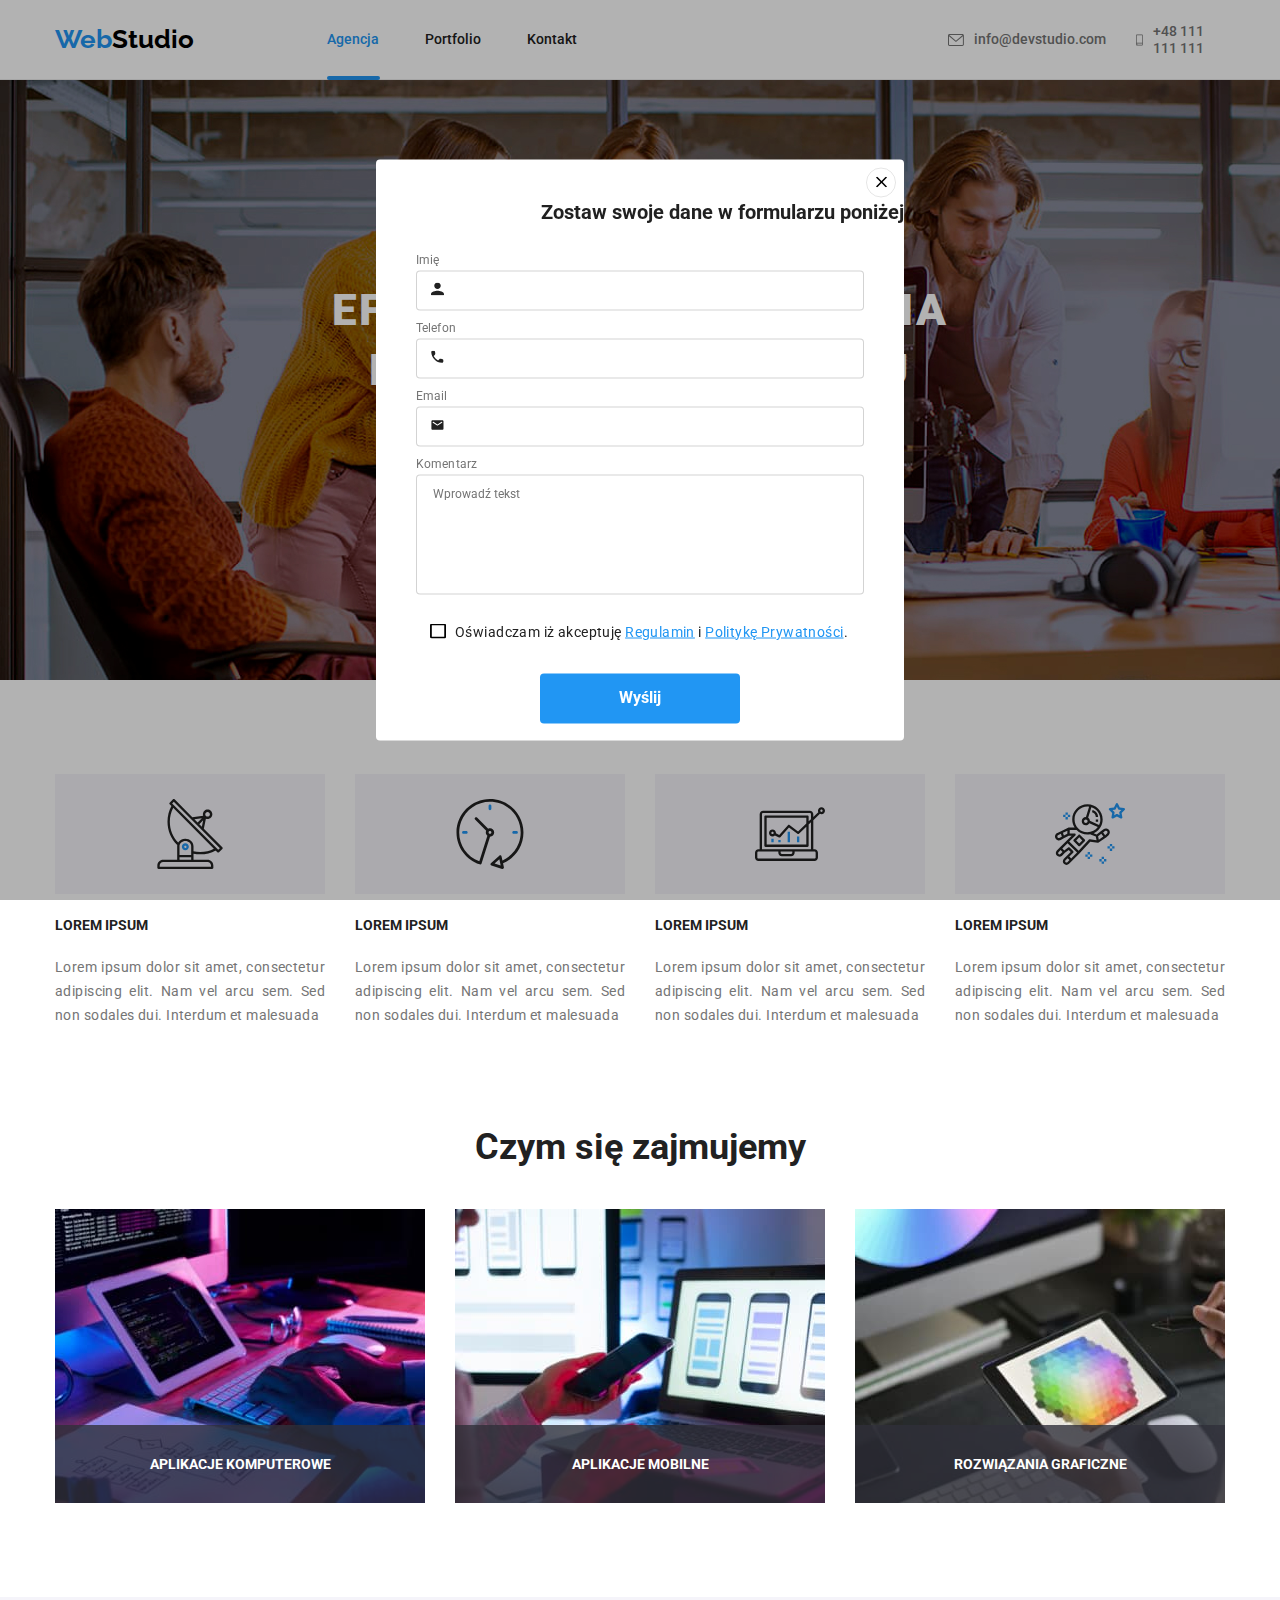
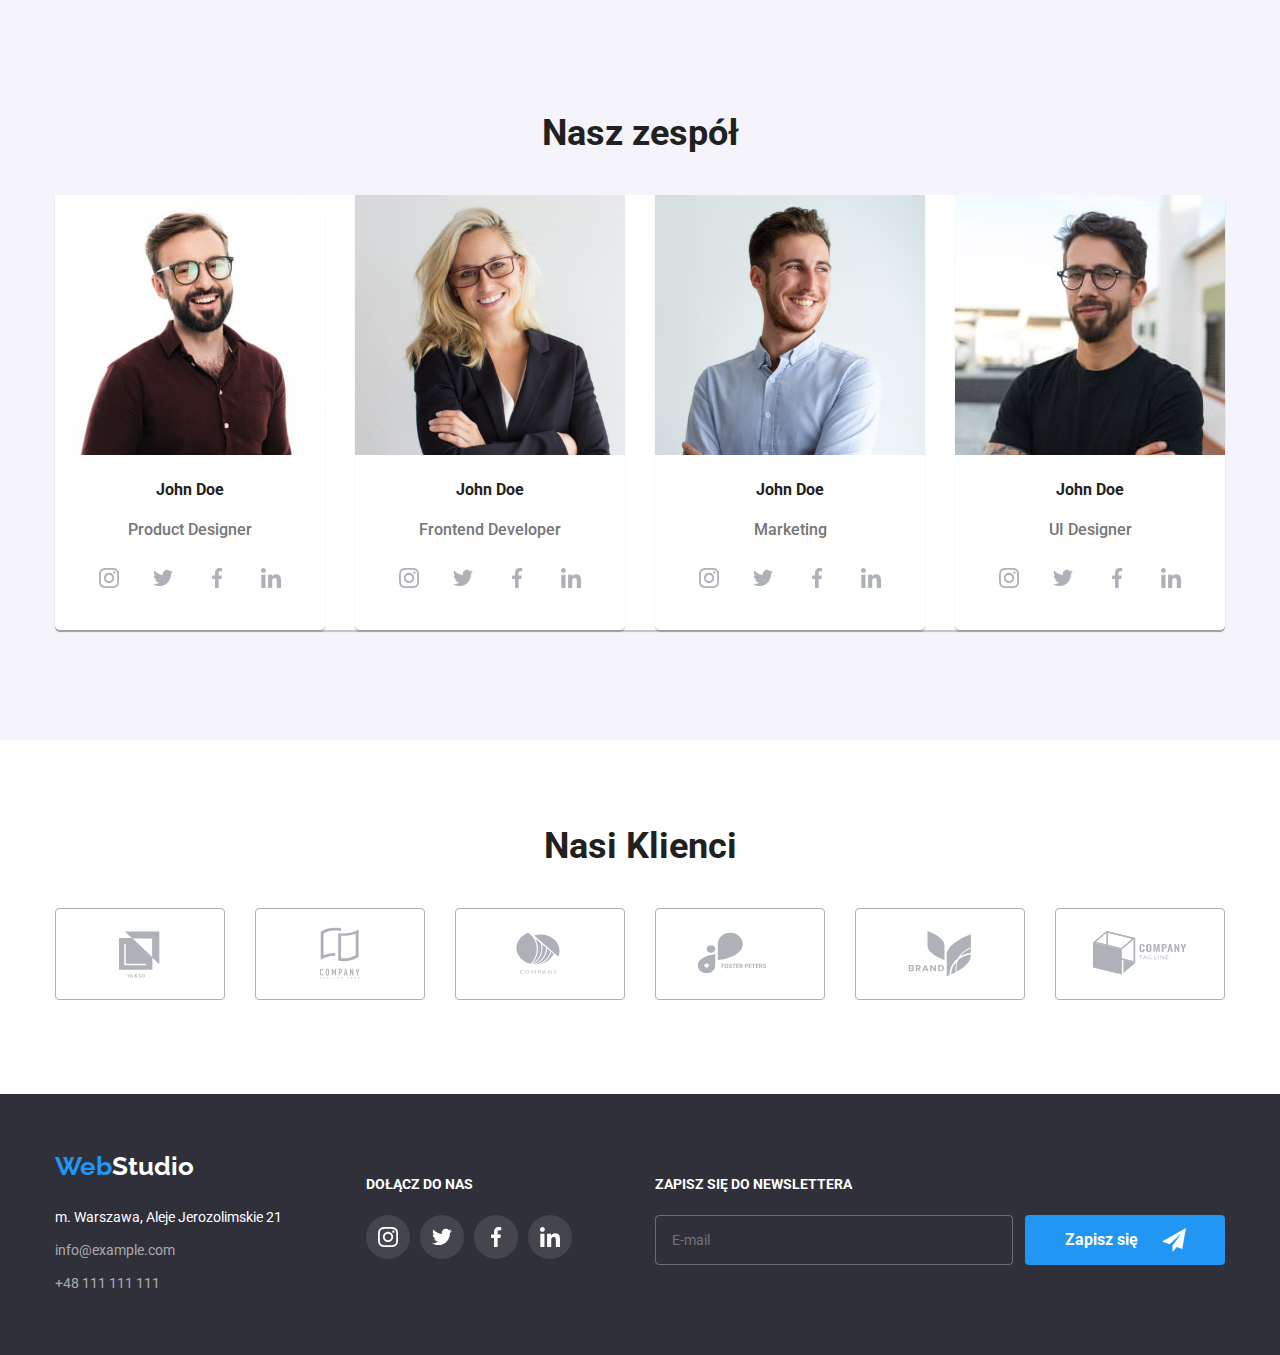
<file: index.html>
<!DOCTYPE html>
<html lang="en">
  <head>
    <meta charset="UTF-8" />
    <meta http-equiv="X-UA-Compatible" content="IE=edge" />
    <meta name="viewport" content="width=>, initial-scale=1.0" />
    <link rel="stylesheet" href="css/styles.css" />
    <link rel="preconnect" href="https://fonts.googleapis.com" />
    <link rel="preconnect" href="https://fonts.gstatic.com" crossorigin />
    <link
      href="https://fonts.googleapis.com/css2?family=Roboto:wght@400;500;700;900&display=swap"
      rel="stylesheet"
    />
    <link
      href="https://fonts.googleapis.com/css2?family=Raleway:wght@700&display=swap"
      rel="stylesheet"
    />
    <link
      rel="stylesheet"
      href="https://cdnjs.cloudflare.com/ajax/libs/modern-normalize/1.1.0/modern-normalize.css"
    />
    <link href="css/main.min.css" rel="stylesheet" />

    <title>Studio</title>
  </head>
  <body>
    <header class="header">
      <div class="header__wrapper container">
        <a href="index.html" class="logo"
          ><span class="logo__highlight">Web</span>Studio</a
        >
        <nav class="header__nav nav">
          <ul class="nav__list">
            <li class="nav__item">
              <a href="index.html" class="nav__links links--active">Agencja</a>
            </li>
            <li class="nav__item">
              <a href="portfolio.html" class="nav__links">Portfolio</a>
            </li>
            <li class="nav__item">
              <a href="#" class="nav__links">Kontakt</a>
            </li>
          </ul>
        </nav>
        <ul class="header__contacts contacts">
          <li class="contacts__item">
            <a class="contacts__link" href="mailto:info@devstudio.com"
              ><svg class="contacts__icon" width="16" height="12">
                <use href="./images/icons.svg#envelope"></use>
              </svg>
              <span>info@devstudio.com</span>
            </a>
          </li>
          <li class="contacts__item">
            <a class="contacts__link" href="tel:+48111111111">
              <svg class="contacts__icon" width="10" height="16">
                <use href="./images/icons.svg#smartphone"></use>
              </svg>
              <span>+48 111 111 111</span>
            </a>
          </li>
        </ul>
      </div>
    </header>
    <main>
      <section class="hero section">
        <div class="hero__wrapper container">
          <h1 class="hero__title">
            EFEKTYWNE ROZWIĄZANIA<br />DLA WASZEGO BIZNESU
          </h1>
          <button class="hero__button button" data-modal-open>
            Zamów usługę
          </button>
        </div>
      </section>
      <section class="traits section container">
        <ul class="traits__content desc">
          <li class="desc__element">
            <div class="desc__icon-area">
              <svg class="desc__icon" width="70" height="70">
                <use href="./images/icons.svg#antenna"></use>
              </svg>
            </div>
            <h4 class="desc__title">LOREM IPSUM</h4>
            <p class="desc__text">
              Lorem ipsum dolor sit amet, consectetur adipiscing elit. Nam vel
              arcu sem. Sed non sodales dui. Interdum et malesuada
            </p>
          </li>
          <li class="desc__element">
            <div class="desc__icon-area">
              <svg class="desc__icon" width="70" height="70">
                <use href="./images/icons.svg#clock"></use>
              </svg>
            </div>
            <h4 class="desc__title">LOREM IPSUM</h4>
            <p class="desc__text">
              Lorem ipsum dolor sit amet, consectetur adipiscing elit. Nam vel
              arcu sem. Sed non sodales dui. Interdum et malesuada
            </p>
          </li>
          <li class="desc__element">
            <div class="desc__icon-area">
              <svg class="desc__icon" width="70" height="70">
                <use href="./images/icons.svg#diagram"></use>
              </svg>
            </div>
            <h4 class="desc__title">LOREM IPSUM</h4>
            <p class="desc__text">
              Lorem ipsum dolor sit amet, consectetur adipiscing elit. Nam vel
              arcu sem. Sed non sodales dui. Interdum et malesuada
            </p>
          </li>
          <li class="desc__element">
            <div class="desc__icon-area">
              <svg class="desc__icon" width="70" height="70">
                <use href="./images/icons.svg#astronaut"></use>
              </svg>
            </div>
            <h4 class="desc__title">LOREM IPSUM</h4>
            <p class="desc__text">
              Lorem ipsum dolor sit amet, consectetur adipiscing elit. Nam vel
              arcu sem. Sed non sodales dui. Interdum et malesuada
            </p>
          </li>
        </ul>
      </section>
      <section class="offers section container">
        <h2 class="section__title">Czym się zajmujemy</h2>
        <ul class="offers__list">
          <li class="offers__item ofrs-img">
            <img
              class="ofrs-img__image"
              src="images/tablet.jpg"
              width="370"
              height="294"
              alt="picture of a keyboard and a tablet"
            />
            <div class="ofrs-img__wrapper">
              <p class="ofrs-img__desc">APLIKACJE KOMPUTEROWE</p>
            </div>
          </li>
          <li class="offers__item ofrs-img">
            <img
              class="ofrs-img__image"
              src="images/laptop.jpg"
              width="370"
              height="294"
              alt="picture of a laptop and a phone"
            />
            <div class="ofrs-img__wrapper">
              <p class="ofrs-img__desc">APLIKACJE MOBILNE</p>
            </div>
          </li>
          <li class="offers__item ofrs-img">
            <img
              class="ofrs-img__image"
              src="images/colorwheel.jpg"
              width="370"
              height="294"
              alt="picture of a color wheel shown on a tablet"
            />
            <div class="ofrs-img__wrapper">
              <p class="ofrs-img__desc">ROZWIĄZANIA GRAFICZNE</p>
            </div>
          </li>
        </ul>
      </section>
      <section class="team section">
        <div class="container">
          <h2 class="section__title">Nasz zespół</h2>
          <ul class="team__employees">
            <li class="team__employee profile">
              <img
                class="profile__pic"
                src="images/JohnDoe1.jpg"
                width="270"
                height="260"
                alt="picture of John Doe"
              />
              <h4 class="profile__title">John Doe</h4>
              <p class="profile__subtext">Product Designer</p>
              <ul class="profile__media social-media">
                <li class="social-media__item">
                  <svg class="social-media__svg" width="20" height="20">
                    <use href="./images/icons.svg#instagram"></use>
                  </svg>
                </li>
                <li class="social-media__item">
                  <svg class="social-media__svg" width="20" height="20">
                    <use href="./images/icons.svg#twitter"></use>
                  </svg>
                </li>
                <li class="social-media__item">
                  <svg class="social-media__svg" width="20" height="20">
                    <use href="./images/icons.svg#facebook"></use>
                  </svg>
                </li>
                <li class="social-media__item">
                  <svg class="social-media__svg" width="20" height="20">
                    <use href="./images/icons.svg#linkedin"></use>
                  </svg>
                </li>
              </ul>
            </li>
            <li class="team__employee profile">
              <img
                class="profile__pic"
                src="images/JohnDoe2.jpg"
                width="270"
                height="260"
                alt="picture of John Doe"
              />
              <h4 class="profile__title">John Doe</h4>
              <p class="profile__subtext">Frontend Developer</p>
              <ul class="profile__media social-media">
                <li class="social-media__item">
                  <svg class="social-media__svg" width="20" height="20">
                    <use href="./images/icons.svg#instagram"></use>
                  </svg>
                </li>
                <li class="social-media__item">
                  <svg class="social-media__svg" width="20" height="20">
                    <use href="./images/icons.svg#twitter"></use>
                  </svg>
                </li>
                <li class="social-media__item">
                  <svg class="social-media__svg" width="20" height="20">
                    <use href="./images/icons.svg#facebook"></use>
                  </svg>
                </li>
                <li class="social-media__item">
                  <svg class="social-media__svg" width="20" height="20">
                    <use href="./images/icons.svg#linkedin"></use>
                  </svg>
                </li>
              </ul>
            </li>
            <li class="team__employee profile">
              <img
                class="profile__pic"
                src="images/JohnDoe3.jpg"
                width="270"
                height="260"
                alt="picture of John Doe"
              />
              <h4 class="profile__title">John Doe</h4>
              <p class="profile__subtext">Marketing</p>
              <ul class="profile__media social-media">
                <li class="social-media__item">
                  <svg class="social-media__svg" width="20" height="20">
                    <use href="./images/icons.svg#instagram"></use>
                  </svg>
                </li>
                <li class="social-media__item">
                  <svg class="social-media__svg" width="20" height="20">
                    <use href="./images/icons.svg#twitter"></use>
                  </svg>
                </li>
                <li class="social-media__item">
                  <svg class="social-media__svg" width="20" height="20">
                    <use href="./images/icons.svg#facebook"></use>
                  </svg>
                </li>
                <li class="social-media__item">
                  <svg class="social-media__svg" width="20" height="20">
                    <use href="./images/icons.svg#linkedin"></use>
                  </svg>
                </li>
              </ul>
            </li>
            <li class="team__employee profile">
              <img
                class="profile__pic"
                src="images/JohnDoe4.jpg"
                width="270"
                height="260"
                alt="picture of John Doe"
              />
              <h4 class="profile__title">John Doe</h4>
              <p class="profile__subtext">UI Designer</p>
              <ul class="profile__media social-media">
                <li class="social-media__item">
                  <svg class="social-media__svg" width="20" height="20">
                    <use href="./images/icons.svg#instagram"></use>
                  </svg>
                </li>
                <li class="social-media__item">
                  <svg class="social-media__svg" width="20" height="20">
                    <use href="./images/icons.svg#twitter"></use>
                  </svg>
                </li>
                <li class="social-media__item">
                  <svg class="social-media__svg" width="20" height="20">
                    <use href="./images/icons.svg#facebook"></use>
                  </svg>
                </li>
                <li class="social-media__item">
                  <svg class="social-media__svg" width="20" height="20">
                    <use href="./images/icons.svg#linkedin"></use>
                  </svg>
                </li>
              </ul>
            </li>
          </ul>
        </div>
      </section>
      <section class="clients section container">
        <h2 class="section__title">Nasi Klienci</h2>
        <ul class="clients__list">
          <li class="clients__item">
            <svg class="clients__icon" width="106" height="60">
              <use href="./images/icons.svg#Logo1"></use>
            </svg>
          </li>
          <li class="clients__item">
            <svg class="clients__icon" width="106" height="60">
              <use href="./images/icons.svg#Logo2"></use>
            </svg>
          </li>
          <li class="clients__item">
            <svg class="clients__icon" width="106" height="60">
              <use href="./images/icons.svg#Logo3"></use>
            </svg>
          </li>
          <li class="clients__item">
            <svg class="clients__icon" width="106" height="60">
              <use href="./images/icons.svg#Logo4"></use>
            </svg>
          </li>
          <li class="clients__item">
            <svg class="clients__icon" width="106" height="60">
              <use href="./images/icons.svg#Logo5"></use>
            </svg>
          </li>
          <li class="clients__item">
            <svg class="clients__icon" width="106" height="60">
              <use href="./images/icons.svg#Logo6"></use>
            </svg>
          </li>
        </ul>
      </section>
    </main>
    <footer class="footer">
      <div class="footer__wrapper container">
        <div class="footer__contact">
          <a href="index.html" class="footer__logo logo">
            <span class="logo__highlight">Web</span>Studio</a
          >
          <address class="footer__address address">
            <p class="address__headquarters">
              m. Warszawa, Aleje Jerozolimskie 21
            </p>
            <a
              href="mailto:info@devstudio.com"
              class="contacts contacts--footer"
              >info@example.com</a
            >
            <a href="tel:+48111111111" class="contacts contacts--footer"
              >+48 111 111 111</a
            >
          </address>
        </div>
        <div class="footer__media">
          <h4 class="footer__title">DOŁĄCZ DO NAS</h4>
          <ul class="social-media__list social-media">
            <li class="social-media__item social-media__item--footer">
              <svg class="social-media__svg" width="20" height="20">
                <use href="./images/icons.svg#instagram"></use>
              </svg>
            </li>
            <li class="social-media__item social-media__item--footer">
              <svg class="social-media__svg" width="20" height="20">
                <use href="./images/icons.svg#twitter"></use>
              </svg>
            </li>
            <li class="social-media__item social-media__item--footer">
              <svg class="social-media__svg" width="20" height="20">
                <use href="./images/icons.svg#facebook"></use>
              </svg>
            </li>
            <li class="social-media__item social-media__item--footer">
              <svg class="social-media__svg" width="20" height="20">
                <use href="./images/icons.svg#linkedin"></use>
              </svg>
            </li>
          </ul>
        </div>
        <div class="footer__register">
          <h4 class="footer__title">ZAPISZ SIĘ DO NEWSLETTERA</h4>
          <form class="footer__form form-register">
            <input
              type="email"
              name="mail-newsletter"
              class="form-register__input"
              placeholder="E-mail"
            />
            <button class="form-register__send button">
              <span class="button__caption">Zapisz się</span>
              <svg class="button__icon" width="24" height="24">
                <use href="./images/icons.svg#icon-send"></use>
              </svg>
            </button>
          </form>
        </div>
      </div>
    </footer>
    <div class="backdrop" data-modal>
      <div class="backdrop__modal modal">
        <div class="modal__button--position">
          <button type="button" class="modal__close-button" data-modal-close>
            <svg class="modal__close-icon" width="11" height="11">
              <use href="./images/icons.svg#x"></use>
            </svg>
          </button>
        </div>
        <h2 class="modal__form-title">
          Zostaw swoje dane w formularzu poniżej
        </h2>
        <form name="form" class="form">
          <div class="form__wrap">
            <label for="name">Imię</label>

            <input class="form__input" type="text" name="name" />
            <svg class="form__icon" width="13" height="13">
              <use href="./images/icons.svg#user-name"></use>
            </svg>
          </div>
          <div class="form__wrap">
            <label for="tel">Telefon</label>

            <input class="form__input" type="text" name="tel" /><svg
              class="form__icon"
              width="13"
              height="13"
            >
              <use href="./images/icons.svg#telephone"></use>
            </svg>
          </div>
          <div class="form__wrap">
            <label for="email">Email</label>

            <input class="form__input" type="email" name="email" /><svg
              class="form__icon"
              width="13"
              height="13"
            >
              <use href="./images/icons.svg#envelope-mail"></use>
            </svg>
          </div>
          <div class="form__wrap">
            <label for="comment">Komentarz</label>
            <textarea
              name="comment"
              placeholder="Wprowadź tekst"
              class="form__text-area"
            ></textarea>
          </div>
          <div class="form__checkbox-area">
            <input
              id="input-terms"
              type="checkbox"
              name="rules"
              class="form__checkbox"
            />
            <label
              id="input-terms"
              for="rules"
              class="form__checkbox-label"
              value="true"
              required
              >Oświadczam iż akceptuję
              <a class="form__link" href="#">Regulamin</a> i
              <a class="form__link" href="#">Politykę Prywatności</a>.
            </label>
          </div>
          <div class="form__button-position">
            <button class="form__button button">Wyślij</button>
          </div>
        </form>
      </div>
    </div>
    <script src="./js/modal.js"></script>
  </body>
</html>
</file>
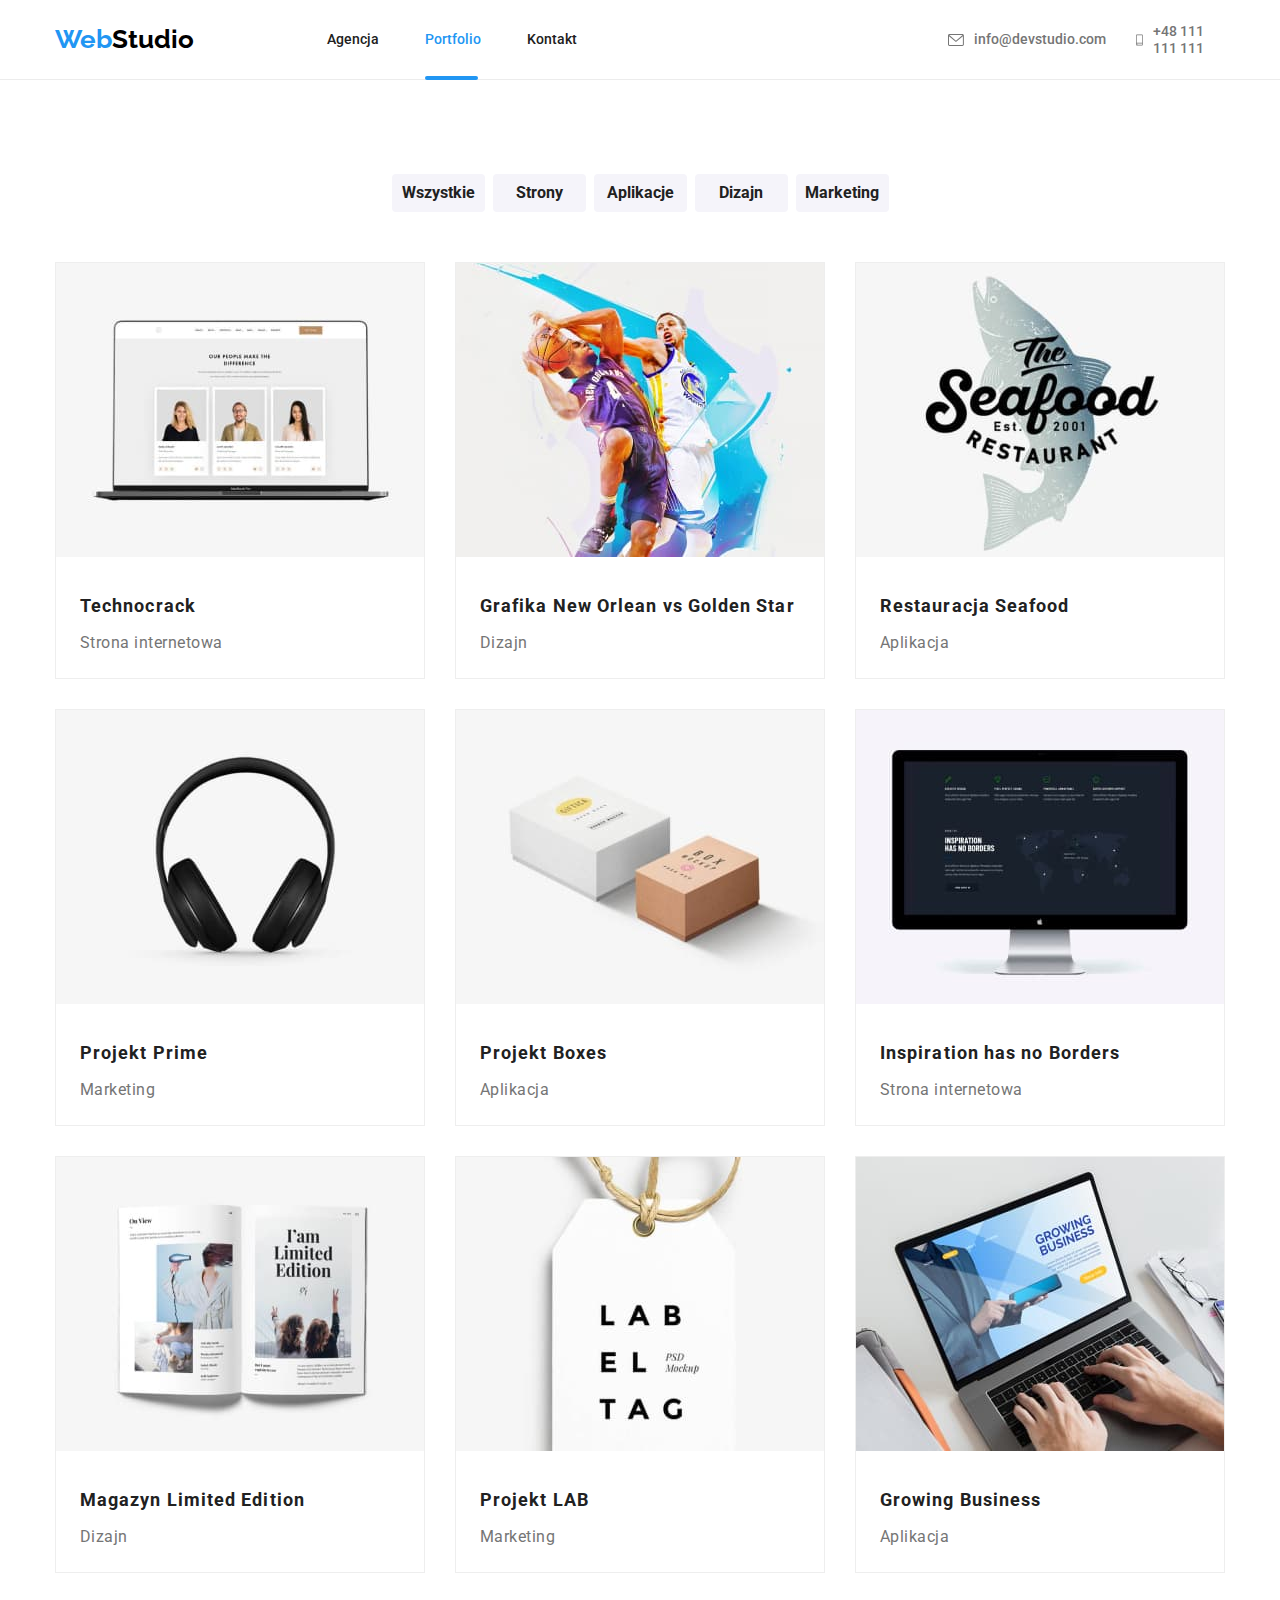
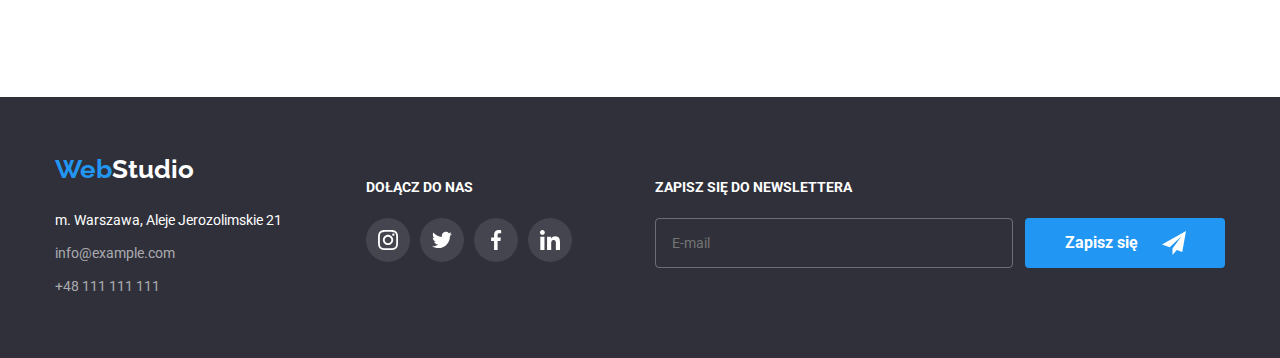
<file: portfolio.html>
<!DOCTYPE html>
<html lang="en">
  <head>
    <meta charset="UTF-8" />
    <meta http-equiv="X-UA-Compatible" content="IE=edge" />
    <meta name="viewport" content="width=>, initial-scale=1.0" />
    <link rel="stylesheet" href="css/styles.css" />
    <link rel="preconnect" href="https://fonts.googleapis.com" />
    <link rel="preconnect" href="https://fonts.gstatic.com" crossorigin />
    <link
      href="https://fonts.googleapis.com/css2?family=Roboto:wght@400;500;700;900&display=swap"
      rel="stylesheet"
    />
    <link
      href="https://fonts.googleapis.com/css2?family=Raleway:wght@700&display=swap"
      rel="stylesheet"
    />
    <link
      rel="stylesheet"
      href="https://cdnjs.cloudflare.com/ajax/libs/modern-normalize/1.1.0/modern-normalize.css"
    />
    <link href="css/main.min.css" rel="stylesheet" />

    <title>Studio</title>
  </head>
  <body>
    <header class="header">
      <div class="header__wrapper container">
        <a href="index.html" class="logo"
          ><span class="logo__highlight">Web</span>Studio</a
        >
        <nav class="header__nav nav">
          <ul class="nav__list">
            <li class="nav__item">
              <a href="index.html" class="nav__links">Agencja</a>
            </li>
            <li class="nav__item">
              <a href="portfolio.html" class="nav__links links--active"
                >Portfolio</a
              >
            </li>
            <li class="nav__item">
              <a href="#" class="nav__links">Kontakt</a>
            </li>
          </ul>
        </nav>
        <ul class="header__contacts contacts">
          <li class="contacts__item">
            <a class="contacts__link" href="mailto:info@devstudio.com"
              ><svg class="contacts__icon" width="16" height="12">
                <use href="./images/icons.svg#envelope"></use>
              </svg>
              <span>info@devstudio.com</span>
            </a>
          </li>
          <li class="contacts__item">
            <a class="contacts__link" href="tel:+48111111111">
              <svg class="contacts__icon" width="10" height="16">
                <use href="./images/icons.svg#smartphone"></use>
              </svg>
              <span>+48 111 111 111</span>
            </a>
          </li>
        </ul>
      </div>
    </header>
    <main>
      <section class="gallery section container">
        <ul class="gallery__nav filter">
          <li class="filter__item">
            <button class="button button--portfolio">Wszystkie</button>
          </li>
          <li class="filter__item">
            <button class="button button--portfolio">Strony</button>
          </li>
          <li class="filter__item">
            <button class="button button--portfolio">Aplikacje</button>
          </li>
          <li class="filter__item">
            <button class="button button--portfolio">Dizajn</button>
          </li>
          <li class="filter__item">
            <button class="button button--portfolio">Marketing</button>
          </li>
        </ul>
        <ul class="gallery__list">
          <li class="gallery__item">
            <div class="gallery__contents">
              <img
                class="gallery__image"
                src="images/laptop(1).jpg"
                width="370"
                height="294"
                alt="zdjęcie laptopa"
              />
              <div class="gallery__desc">
                Technocrack jest popularną platformą wykorzystywaną do
                rozpowszechniania koronawirusa. Firmy wykorzystują tę platformę
                do celów szpiegowskich i ataków na niezabezpieczone serwery
                konkurencji
              </div>
            </div>
            <h4 class="gallery__caption">Technocrack</h4>
            <p class="gallery__subtext">Strona internetowa</p>
          </li>
          <li class="gallery__item">
            <div class="gallery__contents">
              <img
                class="gallery__image"
                src="images/basket(2).jpg"
                width="370"
                height="294"
                alt="zdjęcie koszykarza"
              />
              <div class="gallery__desc">
                Technocrack jest popularną platformą wykorzystywaną do
                rozpowszechniania koronawirusa. Firmy wykorzystują tę platformę
                do celów szpiegowskich i ataków na niezabezpieczone serwery
                konkurencji
              </div>
            </div>
            <h4 class="gallery__caption">Grafika New Orlean vs Golden Star</h4>
            <p class="gallery__subtext">Dizajn</p>
          </li>
          <li class="gallery__item">
            <div class="gallery__contents">
              <img
                class="gallery__image"
                src="images/seafood(3).jpg"
                width="370"
                height="294"
                alt="zdjęcie loga seafood"
              />
              <div class="gallery__desc">
                Technocrack jest popularną platformą wykorzystywaną do
                rozpowszechniania koronawirusa. Firmy wykorzystują tę platformę
                do celów szpiegowskich i ataków na niezabezpieczone serwery
                konkurencji
              </div>
            </div>
            <h4 class="gallery__caption">Restauracja Seafood</h4>
            <p class="gallery__subtext">Aplikacja</p>
          </li>
          <li class="gallery__item">
            <div class="gallery__contents">
              <img
                class="gallery__image"
                src="images/headphones(4).jpg"
                width="370"
                height="294"
                alt="zdjęcie słuchawek"
              />
              <div class="gallery__desc">
                Technocrack jest popularną platformą wykorzystywaną do
                rozpowszechniania koronawirusa. Firmy wykorzystują tę platformę
                do celów szpiegowskich i ataków na niezabezpieczone serwery
                konkurencji
              </div>
            </div>
            <h4 class="gallery__caption">Projekt Prime</h4>
            <p class="gallery__subtext">Marketing</p>
          </li>
          <li class="gallery__item">
            <div class="gallery__contents">
              <img
                class="gallery__image"
                src="images/boxes(5).jpg"
                width="370"
                height="294"
                alt="zdjęcie pudełek"
              />
              <div class="gallery__desc">
                Technocrack jest popularną platformą wykorzystywaną do
                rozpowszechniania koronawirusa. Firmy wykorzystują tę platformę
                do celów szpiegowskich i ataków na niezabezpieczone serwery
                konkurencji
              </div>
            </div>
            <h4 class="gallery__caption">Projekt Boxes</h4>
            <p class="gallery__subtext">Aplikacja</p>
          </li>
          <li class="gallery__item">
            <div class="gallery__contents">
              <img
                class="gallery__image"
                src="images/screen(6).jpg"
                width="370"
                height="294"
                alt="zdjęcie ekranu komputera"
              />
              <div class="gallery__desc">
                Technocrack jest popularną platformą wykorzystywaną do
                rozpowszechniania koronawirusa. Firmy wykorzystują tę platformę
                do celów szpiegowskich i ataków na niezabezpieczone serwery
                konkurencji
              </div>
            </div>
            <h4 class="gallery__caption">Inspiration has no Borders</h4>
            <p class="gallery__subtext">Strona internetowa</p>
          </li>
          <li class="gallery__item">
            <div class="gallery__contents">
              <img
                class="gallery__image"
                src="images/book(7).jpg"
                width="370"
                height="294"
                alt="zdjęcie otwartej książki"
              />
              <div class="gallery__desc">
                Technocrack jest popularną platformą wykorzystywaną do
                rozpowszechniania koronawirusa. Firmy wykorzystują tę platformę
                do celów szpiegowskich i ataków na niezabezpieczone serwery
                konkurencji
              </div>
            </div>
            <h4 class="gallery__caption">Magazyn Limited Edition</h4>
            <p class="gallery__subtext">Dizajn</p>
          </li>
          <li class="gallery__item">
            <div class="gallery__contents">
              <img
                class="gallery__image"
                src="images/tag(8).jpg"
                width="370"
                height="294"
                alt="zdjęcie metki"
              />
              <div class="gallery__desc">
                Technocrack jest popularną platformą wykorzystywaną do
                rozpowszechniania koronawirusa. Firmy wykorzystują tę platformę
                do celów szpiegowskich i ataków na niezabezpieczone serwery
                konkurencji
              </div>
            </div>
            <h4 class="gallery__caption">Projekt LAB</h4>
            <p class="gallery__subtext">Marketing</p>
          </li>
          <li class="gallery__item">
            <div class="gallery__contents">
              <img
                class="gallery__image"
                src="images/business(9).jpg"
                width="370"
                height="294"
                alt="zdjęcie otwartego laptopa"
              />
              <div class="gallery__desc">
                Technocrack jest popularną platformą wykorzystywaną do
                rozpowszechniania koronawirusa. Firmy wykorzystują tę platformę
                do celów szpiegowskich i ataków na niezabezpieczone serwery
                konkurencji
              </div>
            </div>
            <h4 class="gallery__caption">Growing Business</h4>
            <p class="gallery__subtext">Aplikacja</p>
          </li>
        </ul>
      </section>
    </main>
    <footer class="footer">
      <div class="footer__wrapper container">
        <div class="footer__contact">
          <a href="index.html" class="footer__logo logo">
            <span class="logo__highlight">Web</span>Studio</a
          >
          <address class="footer__address address">
            <p class="address__headquarters">
              m. Warszawa, Aleje Jerozolimskie 21
            </p>
            <a
              href="mailto:info@devstudio.com"
              class="contacts contacts--footer"
              >info@example.com</a
            >
            <a href="tel:+48111111111" class="contacts contacts--footer"
              >+48 111 111 111</a
            >
          </address>
        </div>
        <div class="footer__media">
          <h4 class="footer__title">DOŁĄCZ DO NAS</h4>
          <ul class="social-media__list social-media">
            <li class="social-media__item social-media__item--footer">
              <svg class="social-media__svg" width="20" height="20">
                <use href="./images/icons.svg#instagram"></use>
              </svg>
            </li>
            <li class="social-media__item social-media__item--footer">
              <svg class="social-media__svg" width="20" height="20">
                <use href="./images/icons.svg#twitter"></use>
              </svg>
            </li>
            <li class="social-media__item social-media__item--footer">
              <svg class="social-media__svg" width="20" height="20">
                <use href="./images/icons.svg#facebook"></use>
              </svg>
            </li>
            <li class="social-media__item social-media__item--footer">
              <svg class="social-media__svg" width="20" height="20">
                <use href="./images/icons.svg#linkedin"></use>
              </svg>
            </li>
          </ul>
        </div>
        <div class="footer__register">
          <h4 class="footer__title">ZAPISZ SIĘ DO NEWSLETTERA</h4>
          <form class="footer__form form-register">
            <input
              type="email"
              name="mail-newsletter"
              class="form-register__input"
              placeholder="E-mail"
            />
            <button class="form-register__send button">
              <span class="button__caption">Zapisz się</span>
              <svg class="button__icon" width="24" height="24">
                <use href="./images/icons.svg#icon-send"></use>
              </svg>
            </button>
          </form>
        </div>
      </div>
    </footer>
  </body>
</html>
</file>
<file: css/styles.css>
:root {
  --main-text-color: #212121;
  --brand-color: #2196f3;
  --subtext-color: #757575;
  --address-color: #ffffff99;
  --sub-bakcgrounds: #2f303a;
  --sub-backgrounds2: #f5f4fa;
  --sub-backgrounds3: #ffffff;
  --svg-colors: #afb1b8;
}
body {
  font-family: "Roboto", "Raleway", sans-serif;
  color: var(--main-text-color);
  background-color: var(--sub-backgrounds3);
}

.mailandtel__elements {
  fill: var(--subtext-color);
  transition: fill 250ms cubic-bezier(0.4, 0, 0.2, 1),
    color 250ms cubic-bezier(0.4, 0, 0.2, 1);
  display: flex;
  flex-direction: row;
  gap: 10px;
  align-items: center;
  fill: var(--subtext-color);
  color: var(--subtext-color);
  text-decoration: none;
}
.mailandtel__elements:hover {
  color: var(--brand-color);
  fill: var(--brand-color);
}

.team__icons-svg {
  display: flex;
  justify-content: center;
  align-items: center;
  padding-bottom: 30px;
}

.team__media {
  height: 44px;
  width: 44px;
  display: flex;
  justify-content: center;
  align-items: center;
  border-radius: 100%;
  fill: var(--svg-colors);
  transition: background 250ms cubic-bezier(0.4, 0, 0.2, 1),
    fill 250ms cubic-bezier(0.4, 0, 0.2, 1);
}
.team__media:hover {
  background: var(--brand-color);
  border-radius: 100%;
  fill: var(--sub-backgrounds3);
}

.descriptions__icons {
  display: flex;
  justify-content: center;
  align-items: center;
  background-color: var(--sub-backgrounds2);
  width: 270px;
  height: 120px;
  padding: 0;
}
.team__list {
  display: flex;

  justify-content: space-around;
  align-items: center;
  gap: 10px;
  padding: 0;
}
.list-of-clients {
  display: flex;
  justify-content: space-between;
  margin-top: 50px;
  margin-bottom: 94px;
  padding: 0;
}
.clients-svg {
  width: 170px;
  height: 92px;
  display: flex;
  justify-content: center;
  align-items: center;
  border: 1px solid var(--svg-colors);
  border-radius: 4px;
  fill: var(--svg-colors);
}
.clients h2 {
  display: flex;
  justify-content: center;
  font-size: 36px;
  margin-top: 94px;
}
.highlighter {
  transition: border 250ms cubic-bezier(0.4, 0, 0.2, 1),
    fill 250ms cubic-bezier(0.4, 0, 0.2, 1);
}
.highlighter:hover {
  border-color: var(--brand-color);
  cursor: pointer;
  fill: var(--brand-color);
}

.join-us-icons {
  padding: 0;
  display: flex;
  justify-content: space-between;
  gap: 10px;
  flex-direction: row;
  margin-top: 20px;
}
.clickable2 {
  background: rgba(255, 255, 255, 0.1);
  border-radius: 100%;
  width: 44px;
  height: 44px;
  display: flex;
  justify-content: center;
  align-items: center;
  fill: var(--sub-backgrounds3);
  transition-duration: 250ms;
  transition-timing-function: cubic-bezier(0.4, 0, 0.2, 1);
}
.clickable2:hover {
  background-color: var(--brand-color);
  cursor: pointer;
  border-radius: 100%;
}

.container {
  margin: 0 auto;

  max-width: 1200px;
  padding: 0 15px;
}
.headers__wrapper {
  display: flex;
  justify-content: space-between;
  align-items: center;
}
ul li {
  list-style: none;
}
.headers {
  font-weight: 500;
  font-size: 14px;
  line-height: 1.17;
  width: 100%;
  height: 80px;
  display: flex;
  flex-direction: row;
  align-items: center;
  padding: 0px;
  justify-content: space-between;
  border-bottom: 1px solid #ececec;
}
.headers__main-navigation {
  display: flex;
  flex-direction: row;
  justify-content: space-between;
  gap: 40px;
  padding: 0px;
  margin: 0;
}
.headers__list-elements {
  position: relative;
}
.headers__list-elements::after {
  transition-duration: 250ms;
  transition-timing-function: cubic-bezier(0.4, 0, 0.2, 1);
}
/* nie chce działać active */
.headers__list-elements:hover::after {
  content: "";
  position: absolute;
  border-radius: 2px;
  left: 0;
  top: 45px;
  width: 53px;
  height: 4px;
  background-color: var(--brand-color);
}
.headers__list-elements:focus + .headers__list-elements::after {
  content: "";
  position: absolute;
  display: block;
  border-radius: 2px;
  left: 0;
  top: 45px;
  width: 53px;
  height: 4px;
  background-color: var(--brand-color);
}
.headers__navigation {
  display: flex;
  flex-direction: row;
  align-items: center;

  margin-left: 93px;
  margin-right: 371px;
}

.mailandtel {
  display: flex;
  justify-content: space-between;
  gap: 30px;
}
.headers__logo {
  font-family: "Raleway";
  font-weight: 700;
  font-size: 26px;
  line-height: 1.17;
}
.blue {
  color: var(--brand-color);
}

.links {
  text-decoration: none;
  color: var(--main-text-color);
  transition-duration: 250ms;
  transition-timing-function: cubic-bezier(0.4, 0, 0.2, 1);
}
.links:hover {
  color: var(--brand-color);
}
.links--active::after {
  content: "";
  position: absolute;
  display: block;
  border-radius: 2px;
  left: 0;
  top: 45px;
  width: 53px;
  height: 4px;
  background: var(--brand-color);
  color: var(--brand-color);
}
.tel-number {
  color: var(--subtext-color);
  text-decoration: none;
}
.solutions__wrapper {
  color: var(--sub-backgrounds3);
  display: flex;
  align-items: center;
  flex-direction: column;
}
.solutions {
  background-image: url(../images/main-background.jpg),
    url(../images/ImgOverlay.png);
  background-size: cover;

  margin: 0;
  box-sizing: content-box;
  height: 600px;
  display: flex;
  align-items: center;
}
.solutions__wrapper h1 {
  font-weight: 900;
  font-size: 44px;
  line-height: 1.36;

  text-align: center;
  font-family: "Roboto";

  line-height: 60px;
  letter-spacing: 0.06em;
  text-align: center;
}
.solutions__button {
  color: var(--sub-backgrounds3);
  background-color: var(--brand-color);
  border: none;
  font-weight: 700;
  font-size: 16px;
  margin: 0;
  width: 200px;
  height: 50px;
  border-radius: 4px;
  margin-top: 30px;
  transition-duration: 250ms;
  transition-timing-function: cubic-bezier(0.4, 0, 0.2, 1);
}
.buttons:hover {
  cursor: pointer;
}
.descriptions {
  font-weight: 400;
  font-size: 14px;
  line-height: 1.71;
  color: var(--subtext-color);
  padding: 0;
  display: flex;
  justify-content: space-between;
  padding-top: 94px;
  padding-bottom: 94px;
}
.descriptions h4 {
  color: var(--main-text-color);
}
.descriptions__list {
  display: flex;
  flex-flow: row;
  justify-content: space-between;
  gap: 30px;
  padding: 15px;
}
.occupation {
  margin-bottom: 94px;
}
.occupation__title {
  font-weight: 700;
  font-size: 36px;
  line-height: 1.17;
  text-align: center;
  margin: 0;
}
.occupation__gallery {
  display: flex;
  flex-flow: row;
  padding: 0;
  margin: 0;
  justify-content: space-between;
  margin-top: 50px;
}
.occupation__gallery-element {
  position: relative;
}
.occupation__gallery-element:nth-child(1)::after {
  content: "APLIKACJE KOMPUTEROWE";
  position: absolute;
  width: 370px;
  height: 70px;
  top: 224px;
  left: 0px;
  color: var(--sub-backgrounds3);
  background: rgba(47, 48, 58, 0.8);
  font-weight: 700;
  line-height: 16.41px;
  font-size: 14px;
  display: flex;
  justify-content: center;
  align-items: center;
}
.occupation__gallery-element:nth-child(2)::after {
  content: "APLIKACJE MOBILNE";
  position: absolute;
  width: 370px;
  height: 70px;
  top: 224px;
  left: 0px;
  color: var(--sub-backgrounds3);
  background: rgba(47, 48, 58, 0.8);
  font-weight: 700;
  line-height: 16.41px;
  font-size: 14px;
  display: flex;
  justify-content: center;
  align-items: center;
}
.occupation__gallery-element:nth-child(3)::after {
  content: "ROZWIĄZANIA GRAFICZNE";
  position: absolute;
  width: 370px;
  height: 70px;
  top: 224px;
  left: 0px;
  color: var(--sub-backgrounds3);
  background: rgba(47, 48, 58, 0.8);
  font-weight: 700;
  line-height: 16.41px;
  font-size: 14px;
  display: flex;
  justify-content: center;
  align-items: center;
}
.team__subtext {
  font-weight: 400;
  font-size: 16px;
  line-height: 1.87;
  color: var(--subtext-color);
  line-height: 1.17;
  padding-bottom: 0;
  text-align: center;
}

.team {
  padding-top: 94px;
  padding-bottom: 94px;
  background-color: var(--sub-backgrounds2);
  background-size: cover;
}

.team__title {
  font-weight: 700;
  font-size: 36px;
  line-height: 1.17;
  text-align: center;
  margin-top: 0;
  margin-bottom: 50px;
}
.team__employee-list {
  display: flex;
  flex-flow: row;
  padding: 0;
  margin: 0;
  justify-content: space-between;
}
.team__employees {
  background-color: var(--sub-backgrounds3);
  font-weight: 500;
  font-size: 16px;
  line-height: 1.17;
  border-radius: 5px;
  box-shadow: 0px 2px 1px 0px rgba(0, 0, 0, 0.2);
}
.team__sub-title {
  text-align: center;
}
.footer-rows {
  background-color: var(--sub-bakcgrounds);
}
.join-us h4 {
  margin: 0;
  color: var(--sub-backgrounds3);
  font-family: "Roboto";
  font-size: 14px;
  font-weight: 700;
  line-height: 16px;
  letter-spacing: 0.03em;
  text-align: left;
}
.pack {
  display: flex;
  justify-content: flex-start;
  gap: 70px;
  padding-top: 60px;
}

.logo2 {
  color: var(--sub-backgrounds3);
  font-weight: 700;
  font-size: 26px;
  line-height: 1.17;
  transition-duration: 250ms;
  transition-timing-function: cubic-bezier(0.4, 0, 0.2, 1);
}
.logo2:hover {
  color: var(--brand-color);
}
.adresses {
  color: var(--sub-backgrounds3);
  font-style: normal;
  font-weight: 400;
  font-size: 14px;
  line-height: 1.17;
  padding-bottom: 50px;
}
.adresses .links {
  color: var(--address-color);
}
.newsletter-label {
  font-family: "Roboto";
  font-size: 14px;
  font-weight: 700;
  line-height: 16px;
  letter-spacing: 0.03em;
  text-align: left;
  color: var(--sub-backgrounds3);
}
.newsletter-form {
  display: flex;
  flex-direction: column;
  justify-content: space-between;
  gap: 20px;
}
.newsletter-positioning {
  display: flex;
  justify-content: space-between;
  gap: 12px;
}
.newsletter-input {
  background: none;
  width: 358px;
  height: 50px;

  border: 1px solid rgba(255, 255, 255, 0.3);
  filter: drop-shadow(0px 4px 4px rgba(0, 0, 0, 0.15));
  border-radius: 4px;
  padding-left: 16px;
  padding-top: 15px;
  padding-bottom: 15px;
  font-family: "Roboto";
  font-size: 16px;
  font-weight: 400;
  line-height: 20px;
  letter-spacing: 0.03em;
  text-align: left;
}
.newsletter-input:placeholder-shown {
  color: #ffffff99;
}
.newsletter-button {
  border: none;
  height: 50px;
  width: 200px;
  border-radius: 4px;
  background: var(--brand-color);
  box-shadow: 0px 4px 4px rgba(0, 0, 0, 0.15);
  border-radius: 4px;
  color: var(--sub-backgrounds3);
  fill: var(--sub-backgrounds3);
  font-family: "Roboto";
  font-size: 16px;
  font-weight: 700;
  line-height: 30px;
  letter-spacing: 0.06em;
  text-align: center;
  display: flex;
  justify-content: center;
  align-items: center;
  gap: 24px;
  cursor: pointer;
}
.modal {
  position: fixed;
  top: 50%;
  left: 50%;
  transform: translate(-50%, -50%);
  width: 528px;
  height: 581px;
  background-color: var(--sub-backgrounds3);
  display: flex;
  align-items: end;
  border-radius: 4px;
  flex-direction: column;
}

.close-button {
  display: flex;
  justify-content: center;
  align-items: center;
  fill: #000000;
  width: 30px;
  height: 30px;
  border: 1px solid #0000001a;
  border-radius: 100%;
  background-color: var(--sub-backgrounds3);
  margin-top: 8px;
  margin-right: 8px;
}
.close-button:hover {
  cursor: pointer;
}
.backdrop {
  position: fixed;
  top: 0;
  left: 0;
  width: 100%;
  height: 100%;
  background-color: rgba(0, 0, 0, 0.2);
  animation: open-modal 250ms cubic-bezier(0.4, 0, 0.2, 1);
  animation-direction: alternate;
}
@keyframes open-modal {
  0% {
    transform: translateY(50px);
  }
  100% {
    transform: translateY(0px);
  }
}
.is-hidden {
  opacity: 0;
  visibility: hidden;
  pointer-events: none;
}
.forms-shaping {
  margin: 2px 40px 40px 40px;
  height: 501px;
}
.form-title {
  font-family: "Roboto";
  font-size: 20px;
  font-weight: 700;
  line-height: 23px;
  letter-spacing: 0.03em;
  text-align: center;
  margin-top: 0;
  margin-bottom: 12px;
}
.mainpage-form {
  margin-top: 0;
  /* display: flex;
  flex-direction: column;
  justify-content: space-between;
  gap: 10px; */
}
.form-wrap {
  position: relative;
  display: flex;
  flex-direction: column;
  justify-content: space-between;
  gap: 4px;
  font-family: "Roboto";
  font-size: 12px;
  font-weight: 400;
  line-height: 14px;
  letter-spacing: 0.01em;
  color: var(--subtext-color);
  text-align: left;
  margin-bottom: 10px;
}
.form-wrap input + .form-wrap textarea {
  border: 1px solid rgba(33, 33, 33, 0.2);
  border-radius: 4px;
}
.form-wrap input {
  height: 40px;
  padding-left: 42px;
}

.input-focus input {
  width: 448px;
}

.form-wrap svg {
  position: absolute;
  bottom: 15px;
  left: 15px;
  fill: var(--main-text-color);
}
.form-wrap textarea {
  padding: 12px 16px;
}
.input-focus:focus + svg {
  fill: var(--brand-color);
  border-color: var(--brand-color);
  outline: none;
}
.text-area-modification:placeholder-shown {
  padding-top: 12px;
  padding-left: 16px;
  color: #75757580;
}
.checkbox-area {
  position: relative;
  margin-top: 20px;
  display: flex;
  justify-content: start;
  gap: 8px;
  font-family: "Roboto";
  font-size: 14px;
  font-weight: 400;
  line-height: 24px;
  letter-spacing: 0.03em;
  text-align: left;
}

.checkbox-area input {
  position: absolute;
  top: 4.5px;
  left: 15px;
  width: 16px;
  height: 15px;
  appearance: none;
}

.checkbox-area label {
  margin-left: 39px;
}

.checkbox-area input::before {
  content: "";
  background: url("../images/svg/rectangle.svg");
  background-repeat: no-repeat;
  background-size: contain;
  width: 16px;
  height: 15px;
  display: block;
  position: absolute;
  top: 0px;
  left: 0px;
}
.checkbox-area input:checked::before {
  background: url("../images/svg/rectangle-check.svg");
}
.checkbox-area a {
  color: var(--brand-color);
}
.button-positioning {
  margin-top: 30px;
  margin-bottom: 0;
  display: flex;
  justify-content: center;
  align-items: start;
}
.text-area-modification {
  width: 448px;
  height: 120px;
  resize: none;
}
.buttons2 {
  color: var(--sub-backgrounds3);
  background-color: var(--brand-color);
  border: none;
  font-weight: 700;
  font-size: 16px;
  width: 200px;
  height: 50px;
  border-radius: 4px;
  transition-duration: 250ms;
  transition-timing-function: cubic-bezier(0.4, 0, 0.2, 1);
}
.buttons2:hover {
  cursor: pointer;
}
/* portfolio */
.choose {
  font-weight: 700;
  font-size: 18px;
  line-height: 2;
  color: var(--main-text-color);
}
.choose p {
  font-weight: 400;
  font-size: 16px;
  line-height: 1.87;
}
.filterdiv {
  padding-bottom: 50px;
}
.filter {
  display: flex;
  flex-flow: row;
  justify-content: center;
  gap: 8px;
  font-weight: 500;
  font-size: 16px;
  line-height: 1.62;
}
.filter-btns {
  background-color: var(--sub-backgrounds2);
  border: none;
  font-weight: 500;
  font-size: 16px;
  line-height: 1.87;
  cursor: pointer;
  text-align: center;
  padding: 6px 22px;
  border-radius: 4px;
  color: var(--main-text-color);
  transition: background 250ms cubic-bezier(0.4, 0, 0.2, 1),
    color 250ms cubic-bezier(0.4, 0, 0.2, 1),
    box-shadow 250ms cubic-bezier(0.4, 0, 0.2, 1);
}
.filter-btns:hover {
  background: var(--brand-color);
  box-shadow: 0px 2px 2px 0px rgba(0, 0, 0, 0.12);
  color: var(--sub-backgrounds3);
}
.portfolio-gallery {
  padding: 0;
  display: flex;
  flex-wrap: wrap;
  justify-content: space-between;
}
.portfolio-elements {
  position: relative;
  display: block;
  height: 404px;
  max-width: 370px;
  border: 1px solid #eeeeee;
  margin-bottom: 30px;
  transition-duration: 250ms;
  transition-timing-function: cubic-bezier(0.4, 0, 0.2, 1);
}
.caption {
  font-family: "Roboto";
  font-style: normal;
  font-size: 18px;
  font-weight: 400;
  line-height: 1.5;
  letter-spacing: 0.03em;
  color: var(--sub-backgrounds3);
  width: 370px;
  height: 294px;
  padding: 49px 45px 49px 24px;
  top: 0px;
  left: 0;
  position: absolute;
  transform: translateY(100%);
  background-color: #2196f3e5;
  transition-duration: 250ms;
  transition-timing-function: cubic-bezier(0.4, 0, 0.2, 1);
}
.portfolio-elements:hover .caption {
  transform: translateY(0);
}
.animation-gallery {
  position: relative;
  overflow: hidden;
  max-width: 370px;
}
.animation-gallery img {
  display: block;
}
/* .gallery-animation::after {
  content: "Technocrack jest popularną platformą wykorzystywaną do rozpowszechniania koronawirusa. Firmy wykorzystują tę platformę do celów szpiegowskich i ataków na niezabezpieczone serwery konkurencji";
  position: absolute;
  bottom: 105px;
  left: 0;
  background: #2196f3e5;
  opacity: 0;
  height: 0px;
  font-family: "Roboto";
  font-size: 18px;
  font-weight: 400;
  line-height: 28px; */

/* color: var(--sub-backgrounds3);
  padding-left: 24px;
  padding-right: 45px;
  padding-top: 49px;
  padding-bottom: 49px;
  text-align: left;

  transition-duration: 250ms;
  transition-timing-function: cubic-bezier(0.4, 0, 0.2, 1);
} */
/* .gallery-animation:hover::after {
  width: 370px;
  height: 299px;
  opacity: 100%;
  box-shadow: 1px 4px 6px 0px #00000029;
  box-shadow: 0px 4px 4px 0px #0000000f;
  box-shadow: 0px 1px 1px 0px #0000001f;
} */

.portfolio-elements h4 {
  margin: 0;
  padding-left: 24px;
}
.portfolio-elements p {
  margin: 0;
  padding-left: 24px;
}
</file>
<file: css/main.min.css>
.container{margin:0 auto;max-width:1200px;padding:0 15px}.section{margin-top:94px;margin-bottom:94px}.section__title{font-weight:700;font-size:36px;display:-webkit-box;display:-webkit-flex;display:-moz-box;display:-ms-flexbox;display:flex;-webkit-box-pack:center;-webkit-justify-content:center;-moz-box-pack:center;-ms-flex-pack:center;justify-content:center;margin-bottom:50px}body{font-family:"Roboto";font-size:14px;line-height:24px}.button{color:#fff;background-color:#2196f3;-webkit-border-radius:4px;-moz-border-radius:4px;border-radius:4px;border:none;font-weight:700;-webkit-transition-duration:250ms;-moz-transition-duration:250ms;-o-transition-duration:250ms;transition-duration:250ms;-webkit-transition-timing-function:cubic-bezier(0.4, 0, 0.2, 1);-moz-transition-timing-function:cubic-bezier(0.4, 0, 0.2, 1);-o-transition-timing-function:cubic-bezier(0.4, 0, 0.2, 1);transition-timing-function:cubic-bezier(0.4, 0, 0.2, 1)}.button:hover{cursor:pointer;-webkit-box-shadow:0px 5px 5px 0px rgba(0,0,0,.499);-moz-box-shadow:0px 5px 5px 0px rgba(0,0,0,.499);box-shadow:0px 5px 5px 0px rgba(0,0,0,.499)}.social-media{display:-webkit-box;display:-webkit-flex;display:-moz-box;display:-ms-flexbox;display:flex;-webkit-box-orient:horizontal;-webkit-box-direction:normal;-webkit-flex-direction:row;-moz-box-orient:horizontal;-moz-box-direction:normal;-ms-flex-direction:row;flex-direction:row;gap:10px;-webkit-box-pack:center;-webkit-justify-content:center;-moz-box-pack:center;-ms-flex-pack:center;justify-content:center;padding:0}.social-media__item{width:44px;height:44px;list-style:none;display:-webkit-box;display:-webkit-flex;display:-moz-box;display:-ms-flexbox;display:flex;-webkit-box-pack:center;-webkit-justify-content:center;-moz-box-pack:center;-ms-flex-pack:center;justify-content:center;-webkit-box-align:center;-webkit-align-items:center;-moz-box-align:center;-ms-flex-align:center;align-items:center;-webkit-border-radius:100%;-moz-border-radius:100%;border-radius:100%;fill:#afb1b8;-webkit-transition-duration:250ms;-moz-transition-duration:250ms;-o-transition-duration:250ms;transition-duration:250ms;-webkit-transition-timing-function:cubic-bezier(0.4, 0, 0.2, 1);-moz-transition-timing-function:cubic-bezier(0.4, 0, 0.2, 1);-o-transition-timing-function:cubic-bezier(0.4, 0, 0.2, 1);transition-timing-function:cubic-bezier(0.4, 0, 0.2, 1)}.social-media__item:hover{background-color:#2196f3;-webkit-border-radius:100%;-moz-border-radius:100%;border-radius:100%;fill:#fff;cursor:pointer}.logo{width:145px;height:31px;font-family:"Raleway";font-weight:700;font-size:26px;color:#000;text-decoration:none;-webkit-transition-duration:250ms;-moz-transition-duration:250ms;-o-transition-duration:250ms;transition-duration:250ms;-webkit-transition-timing-function:cubic-bezier(0.4, 0, 0.2, 1);-moz-transition-timing-function:cubic-bezier(0.4, 0, 0.2, 1);-o-transition-timing-function:cubic-bezier(0.4, 0, 0.2, 1);transition-timing-function:cubic-bezier(0.4, 0, 0.2, 1)}.logo__highlight{color:#2196f3}.logo:hover{color:#2196f3}.footer__logo{color:#fff}.header{border-bottom:1px solid #ececec;padding-top:24px;padding-bottom:24px;height:80px;width:100%;height:80px;line-height:1.17;font-weight:500;font-size:14px;font-family:"Roboto";display:-webkit-box;display:-webkit-flex;display:-moz-box;display:-ms-flexbox;display:flex;-webkit-box-align:center;-webkit-align-items:center;-moz-box-align:center;-ms-flex-align:center;align-items:center}.header__wrapper{display:-webkit-box;display:-webkit-flex;display:-moz-box;display:-ms-flexbox;display:flex;-webkit-box-pack:justify;-webkit-justify-content:space-between;-moz-box-pack:justify;-ms-flex-pack:justify;justify-content:space-between;-webkit-box-align:center;-webkit-align-items:center;-moz-box-align:center;-ms-flex-align:center;align-items:center}.header__nav{display:-webkit-box;display:-webkit-flex;display:-moz-box;display:-ms-flexbox;display:flex;-webkit-box-orient:horizontal;-webkit-box-direction:normal;-webkit-flex-direction:row;-moz-box-orient:horizontal;-moz-box-direction:normal;-ms-flex-direction:row;flex-direction:row;-webkit-box-align:center;-webkit-align-items:center;-moz-box-align:center;-ms-flex-align:center;align-items:center;margin-left:93px;margin-right:371px}.header__contacts{padding:0;margin:0;list-style:none;display:-webkit-box;display:-webkit-flex;display:-moz-box;display:-ms-flexbox;display:flex;-webkit-box-orient:horizontal;-webkit-box-direction:normal;-webkit-flex-direction:row;-moz-box-orient:horizontal;-moz-box-direction:normal;-ms-flex-direction:row;flex-direction:row;-webkit-box-pack:justify;-webkit-justify-content:space-between;-moz-box-pack:justify;-ms-flex-pack:justify;justify-content:space-between;-webkit-box-align:center;-webkit-align-items:center;-moz-box-align:center;-ms-flex-align:center;align-items:center;gap:30px;-webkit-flex-wrap:nowrap;-ms-flex-wrap:nowrap;flex-wrap:nowrap;fill:#757575;color:#757575;text-decoration:none}.nav__list{display:-webkit-box;display:-webkit-flex;display:-moz-box;display:-ms-flexbox;display:flex;-webkit-box-orient:horizontal;-webkit-box-direction:normal;-webkit-flex-direction:row;-moz-box-orient:horizontal;-moz-box-direction:normal;-ms-flex-direction:row;flex-direction:row;-webkit-box-pack:justify;-webkit-justify-content:space-between;-moz-box-pack:justify;-ms-flex-pack:justify;justify-content:space-between;gap:46px;list-style:none}.nav__links{color:#212121;text-decoration:none;-webkit-transition-duration:250ms;-moz-transition-duration:250ms;-o-transition-duration:250ms;transition-duration:250ms;-webkit-transition-timing-function:cubic-bezier(0.4, 0, 0.2, 1);-moz-transition-timing-function:cubic-bezier(0.4, 0, 0.2, 1);-o-transition-timing-function:cubic-bezier(0.4, 0, 0.2, 1);transition-timing-function:cubic-bezier(0.4, 0, 0.2, 1)}.nav__links:hover{color:#2196f3}.links--active{color:#2196f3;position:relative}.links--active::after{content:"";position:absolute;display:block;-webkit-border-radius:2px;-moz-border-radius:2px;border-radius:2px;left:0;top:45px;width:53px;height:4px;background:#2196f3}.contacts{margin:0;padding:0;color:#757575;font-size:14px;-webkit-transition-duration:250ms;-moz-transition-duration:250ms;-o-transition-duration:250ms;transition-duration:250ms;-webkit-transition-timing-function:cubic-bezier(0.4, 0, 0.2, 1);-moz-transition-timing-function:cubic-bezier(0.4, 0, 0.2, 1);-o-transition-timing-function:cubic-bezier(0.4, 0, 0.2, 1);transition-timing-function:cubic-bezier(0.4, 0, 0.2, 1)}.contacts:hover{color:#2196f3}.contacts__item{color:#757575}.contacts__item a{text-decoration:none;color:#757575}.contacts__link{display:-webkit-box;display:-webkit-flex;display:-moz-box;display:-ms-flexbox;display:flex;-webkit-box-orient:horizontal;-webkit-box-direction:normal;-webkit-flex-direction:row;-moz-box-orient:horizontal;-moz-box-direction:normal;-ms-flex-direction:row;flex-direction:row;-webkit-box-pack:justify;-webkit-justify-content:space-between;-moz-box-pack:justify;-ms-flex-pack:justify;justify-content:space-between;-webkit-box-align:center;-webkit-align-items:center;-moz-box-align:center;-ms-flex-align:center;align-items:center;gap:10px;-webkit-flex-wrap:nowrap;-ms-flex-wrap:nowrap;flex-wrap:nowrap;text-decoration:none;-webkit-transition-duration:250ms;-moz-transition-duration:250ms;-o-transition-duration:250ms;transition-duration:250ms;-webkit-transition-timing-function:cubic-bezier(0.4, 0, 0.2, 1);-moz-transition-timing-function:cubic-bezier(0.4, 0, 0.2, 1);-o-transition-timing-function:cubic-bezier(0.4, 0, 0.2, 1);transition-timing-function:cubic-bezier(0.4, 0, 0.2, 1)}.contacts:hover .contacts__link:hover{color:#2196f3;fill:#2196f3}.hero{height:600px;display:-webkit-box;display:-webkit-flex;display:-moz-box;display:-ms-flexbox;display:flex;-webkit-box-pack:center;-webkit-justify-content:center;-moz-box-pack:center;-ms-flex-pack:center;justify-content:center;-webkit-box-align:center;-webkit-align-items:center;-moz-box-align:center;-ms-flex-align:center;align-items:center;margin-top:0;background-image:url(../images/main-background.jpg),url(../images/ImgOverlay.png);-webkit-background-size:cover;-moz-background-size:cover;-o-background-size:cover;background-size:cover}.hero__wrapper{display:-webkit-box;display:-webkit-flex;display:-moz-box;display:-ms-flexbox;display:flex;-webkit-box-align:center;-webkit-align-items:center;-moz-box-align:center;-ms-flex-align:center;align-items:center;-webkit-box-orient:vertical;-webkit-box-direction:normal;-webkit-flex-direction:column;-moz-box-orient:vertical;-moz-box-direction:normal;-ms-flex-direction:column;flex-direction:column}.hero__title{font-weight:900;font-size:44px;color:#fff;text-align:center;letter-spacing:.06em;line-height:60px;margin:0}.hero__button{margin-top:30px;font-size:16px;width:200px;height:50px}.traits__content{display:-webkit-box;display:-webkit-flex;display:-moz-box;display:-ms-flexbox;display:flex;-webkit-box-orient:horizontal;-webkit-box-direction:normal;-webkit-flex-direction:row;-moz-box-orient:horizontal;-moz-box-direction:normal;-ms-flex-direction:row;flex-direction:row;-webkit-box-pack:justify;-webkit-justify-content:space-between;-moz-box-pack:justify;-ms-flex-pack:justify;justify-content:space-between;gap:30px;margin:0}.desc{padding:0}.desc__element{list-style:none}.desc__icon-area{background-color:#f5f4fa;display:-webkit-box;display:-webkit-flex;display:-moz-box;display:-ms-flexbox;display:flex;-webkit-box-pack:center;-webkit-justify-content:center;-moz-box-pack:center;-ms-flex-pack:center;justify-content:center;-webkit-box-align:center;-webkit-align-items:center;-moz-box-align:center;-ms-flex-align:center;align-items:center;width:270px;height:120px;padding:0}.desc__title{color:#212121;font-weight:700}.desc__text{color:#757575;text-align:justify;font-weight:400;letter-spacing:.03em}.offers__list{display:-webkit-box;display:-webkit-flex;display:-moz-box;display:-ms-flexbox;display:flex;-webkit-box-orient:horizontal;-webkit-box-direction:normal;-webkit-flex-direction:row;-moz-box-orient:horizontal;-moz-box-direction:normal;-ms-flex-direction:row;flex-direction:row;gap:30px;-webkit-box-pack:justify;-webkit-justify-content:space-between;-moz-box-pack:justify;-ms-flex-pack:justify;justify-content:space-between;padding:0}.offers__item{list-style:none}.ofrs-img{position:relative;height:294px}.ofrs-img__wrapper{position:absolute;bottom:0px;background-color:rgba(47,48,58,.8);width:100%;padding-top:27px;padding-bottom:27px;color:#fff;text-align:center}.ofrs-img__desc{margin:0;font-weight:700}.team{background-color:#f5f4fa;padding-top:94px;padding-bottom:94px}.team__employees{display:-webkit-box;display:-webkit-flex;display:-moz-box;display:-ms-flexbox;display:flex;-webkit-box-orient:horizontal;-webkit-box-direction:normal;-webkit-flex-direction:row;-moz-box-orient:horizontal;-moz-box-direction:normal;-ms-flex-direction:row;flex-direction:row;-webkit-box-pack:justify;-webkit-justify-content:space-between;-moz-box-pack:justify;-ms-flex-pack:justify;justify-content:space-between;gap:30px;padding:0}.profile{background-color:#fff;list-style:none;-webkit-border-radius:5px;-moz-border-radius:5px;border-radius:5px;-webkit-box-shadow:0px 2px 1px 0px rgba(0,0,0,.2);-moz-box-shadow:0px 2px 1px 0px rgba(0,0,0,.2);box-shadow:0px 2px 1px 0px rgba(0,0,0,.2);font-weight:500;font-size:16px}.profile__title{text-align:center;color:#212121}.profile__subtext{text-align:center;color:#757575}.profile__media{padding-bottom:30px}.clients__list{display:-webkit-box;display:-webkit-flex;display:-moz-box;display:-ms-flexbox;display:flex;-webkit-box-orient:horizontal;-webkit-box-direction:normal;-webkit-flex-direction:row;-moz-box-orient:horizontal;-moz-box-direction:normal;-ms-flex-direction:row;flex-direction:row;-webkit-box-pack:justify;-webkit-justify-content:space-between;-moz-box-pack:justify;-ms-flex-pack:justify;justify-content:space-between;gap:30px;padding:0}.clients__item{list-style:none;fill:#afb1b8;width:170px;height:92px;border:1px solid #afb1b8;-webkit-border-radius:4px;-moz-border-radius:4px;border-radius:4px;display:-webkit-box;display:-webkit-flex;display:-moz-box;display:-ms-flexbox;display:flex;-webkit-box-align:center;-webkit-align-items:center;-moz-box-align:center;-ms-flex-align:center;align-items:center;-webkit-box-pack:center;-webkit-justify-content:center;-moz-box-pack:center;-ms-flex-pack:center;justify-content:center;-webkit-transition-duration:250ms;-moz-transition-duration:250ms;-o-transition-duration:250ms;transition-duration:250ms;-webkit-transition-timing-function:cubic-bezier(0.4, 0, 0.2, 1);-moz-transition-timing-function:cubic-bezier(0.4, 0, 0.2, 1);-o-transition-timing-function:cubic-bezier(0.4, 0, 0.2, 1);transition-timing-function:cubic-bezier(0.4, 0, 0.2, 1)}.clients__item:hover{border:1px solid #2196f3;fill:#2196f3;cursor:pointer}.footer{background-color:#2f303a;padding-top:60px;padding-bottom:60px}.footer__wrapper{display:-webkit-box;display:-webkit-flex;display:-moz-box;display:-ms-flexbox;display:flex;-webkit-box-pack:justify;-webkit-justify-content:space-between;-moz-box-pack:justify;-ms-flex-pack:justify;justify-content:space-between;-webkit-flex-wrap:nowrap;-ms-flex-wrap:nowrap;flex-wrap:nowrap}.footer__contact{display:-webkit-box;display:-webkit-flex;display:-moz-box;display:-ms-flexbox;display:flex;-webkit-box-orient:vertical;-webkit-box-direction:normal;-webkit-flex-direction:column;-moz-box-orient:vertical;-moz-box-direction:normal;-ms-flex-direction:column;flex-direction:column}.footer .address{display:-webkit-box;display:-webkit-flex;display:-moz-box;display:-ms-flexbox;display:flex;-webkit-box-orient:vertical;-webkit-box-direction:normal;-webkit-flex-direction:column;-moz-box-orient:vertical;-moz-box-direction:normal;-ms-flex-direction:column;flex-direction:column;gap:9px;margin-top:20px;font-style:normal}.footer .address__headquarters{margin:0;color:#fff;font-weight:400}.footer .contacts--footer{text-decoration:none;color:rgba(255,255,255,.6)}.footer .contacts--footer:hover{color:#2196f3}.footer__title{color:#fff}.social-media__item--footer{background-color:rgba(255,255,255,.1019607843);-webkit-border-radius:100%;-moz-border-radius:100%;border-radius:100%;fill:#fff}.social-media__item--footer:hover{background-color:#2196f3}.form-register{display:-webkit-box;display:-webkit-flex;display:-moz-box;display:-ms-flexbox;display:flex;gap:12px}.form-register__input{background:none;width:358px;height:50px;border:1px solid rgba(255,255,255,.3019607843);-webkit-border-radius:4px;-moz-border-radius:4px;border-radius:4px;padding-left:16px;padding-top:15px;padding-bottom:15px;display:-webkit-box;display:-webkit-flex;display:-moz-box;display:-ms-flexbox;display:flex;-webkit-box-pack:justify-content;-webkit-justify-content:justify-content;-moz-box-pack:justify-content;-ms-flex-pack:justify-content;justify-content:justify-content;color:rgba(255,255,255,.6)}.form-register__input:-moz-placeholder-shown{color:rgba(255,255,255,.6)}.form-register__input:-ms-input-placeholder{color:rgba(255,255,255,.6)}.form-register__input:placeholder-shown{color:rgba(255,255,255,.6)}.form-register__send{height:50px;width:200px;fill:#fff;display:-webkit-box;display:-webkit-flex;display:-moz-box;display:-ms-flexbox;display:flex;-webkit-box-pack:center;-webkit-justify-content:center;-moz-box-pack:center;-ms-flex-pack:center;justify-content:center;-webkit-box-align:center;-webkit-align-items:center;-moz-box-align:center;-ms-flex-align:center;align-items:center;gap:24px;font-size:16px}.gallery__nav{display:-webkit-box;display:-webkit-flex;display:-moz-box;display:-ms-flexbox;display:flex;-webkit-box-pack:center;-webkit-justify-content:center;-moz-box-pack:center;-ms-flex-pack:center;justify-content:center;-webkit-box-align:center;-webkit-align-items:center;-moz-box-align:center;-ms-flex-align:center;align-items:center;padding:0;gap:8px}.gallery__list{padding:0;display:-webkit-box;display:-webkit-flex;display:-moz-box;display:-ms-flexbox;display:flex;-webkit-flex-wrap:wrap;-ms-flex-wrap:wrap;flex-wrap:wrap;-webkit-box-pack:justify;-webkit-justify-content:space-between;-moz-box-pack:justify;-ms-flex-pack:justify;justify-content:space-between}.gallery__item{list-style:none;max-width:370px;border:1px solid #eee;margin-bottom:30px}.gallery__item:hover .gallery__desc{-webkit-transform:translateY(0);-moz-transform:translateY(0);-ms-transform:translateY(0);-o-transform:translateY(0);transform:translateY(0)}.gallery__contents{position:relative;overflow:hidden;max-width:370px}.gallery__desc{top:0px;left:0;position:absolute;-webkit-transform:translateY(100%);-moz-transform:translateY(100%);-ms-transform:translateY(100%);-o-transform:translateY(100%);transform:translateY(100%);padding:49px 45px 49px 24px;line-height:1.5;letter-spacing:.03em;background-color:rgba(33,150,243,.8980392157);width:100%;height:100%;color:#fff;font-size:18px;font-weight:400;-webkit-transition-duration:250ms;-moz-transition-duration:250ms;-o-transition-duration:250ms;transition-duration:250ms;-webkit-transition-timing-function:cubic-bezier(0.4, 0, 0.2, 1);-moz-transition-timing-function:cubic-bezier(0.4, 0, 0.2, 1);-o-transition-timing-function:cubic-bezier(0.4, 0, 0.2, 1);transition-timing-function:cubic-bezier(0.4, 0, 0.2, 1)}.gallery__caption{font-weight:700;font-size:18px;line-height:36px;letter-spacing:.06em;margin-left:24px;margin-bottom:4px}.gallery__subtext{margin-left:24px;font-size:16px;color:#757575;margin-bottom:20px;margin-top:0;line-height:30px;letter-spacing:.03em}.filter{margin-bottom:50px}.filter__item{list-style:none}.button--portfolio{width:93px;height:38px;background-color:#f5f4fa;color:#212121}.button--portfolio:hover{background-color:#2196f3;color:#fff}.backdrop{position:fixed;top:0;left:0;width:100%;height:100%;background-color:rgba(0,0,0,.3);-webkit-animation:open-modal cubic-bezier(0.4, 0, 0.2, 1);-moz-animation:open-modal cubic-bezier(0.4, 0, 0.2, 1);-o-animation:open-modal cubic-bezier(0.4, 0, 0.2, 1);animation:open-modal cubic-bezier(0.4, 0, 0.2, 1);-webkit-animation-direction:alternate;-moz-animation-direction:alternate;-o-animation-direction:alternate;animation-direction:alternate}@-webkit-keyframes open-modal{0%{-webkit-transform:translateY(50px);transform:translateY(50px)}100%{-webkit-transform:translateY(0px);transform:translateY(0px)}}@-moz-keyframes open-modal{0%{-moz-transform:translateY(50px);transform:translateY(50px)}100%{-moz-transform:translateY(0px);transform:translateY(0px)}}@-o-keyframes open-modal{0%{-o-transform:translateY(50px);transform:translateY(50px)}100%{-o-transform:translateY(0px);transform:translateY(0px)}}@keyframes open-modal{0%{-webkit-transform:translateY(50px);-moz-transform:translateY(50px);-o-transform:translateY(50px);transform:translateY(50px)}100%{-webkit-transform:translateY(0px);-moz-transform:translateY(0px);-o-transform:translateY(0px);transform:translateY(0px)}}.is-hidden{opacity:0;visibility:hidden;pointer-events:none}.modal{position:fixed;top:50%;left:50%;-webkit-transform:translate(-50%, -50%);-moz-transform:translate(-50%, -50%);-ms-transform:translate(-50%, -50%);-o-transform:translate(-50%, -50%);transform:translate(-50%, -50%);width:528px;height:581px;background-color:#fff;-webkit-border-radius:4px;-moz-border-radius:4px;border-radius:4px}.modal__button--position{display:-webkit-box;display:-webkit-flex;display:-moz-box;display:-ms-flexbox;display:flex;-webkit-box-pack:end;-webkit-justify-content:end;-moz-box-pack:end;-ms-flex-pack:end;justify-content:end}.modal__close-button{width:30px;height:30px;margin-top:8px;margin-right:8px;background:none;border:1px solid rgba(0,0,0,.1);-webkit-border-radius:100%;-moz-border-radius:100%;border-radius:100%}.modal__close-button:hover{cursor:pointer;-webkit-box-shadow:0px 5px 5px 0px rgba(0,0,0,.499);-moz-box-shadow:0px 5px 5px 0px rgba(0,0,0,.499);box-shadow:0px 5px 5px 0px rgba(0,0,0,.499)}.modal__form-title{text-align:center;font-size:20px;margin-top:2px}.form{margin:40px;margin-top:12px}.form__wrap{position:relative;display:-webkit-box;display:-webkit-flex;display:-moz-box;display:-ms-flexbox;display:flex;-webkit-box-orient:vertical;-webkit-box-direction:normal;-webkit-flex-direction:column;-moz-box-orient:vertical;-moz-box-direction:normal;-ms-flex-direction:column;flex-direction:column;-webkit-box-pack:justify;-webkit-justify-content:space-between;-moz-box-pack:justify;-ms-flex-pack:justify;justify-content:space-between;gap:4px;font-size:12px;font-weight:400;line-height:14px;letter-spacing:.01em;color:#757575;text-align:left;margin-bottom:10px}.form__input{height:40px;padding-left:42px;border:1px solid rgba(33,33,33,.2);-webkit-border-radius:4px;-moz-border-radius:4px;border-radius:4px}.form__input:focus{border:1px solid #2196f3;-webkit-border-radius:4px;-moz-border-radius:4px;border-radius:4px;outline:none}.form__input:focus+svg{fill:#2196f3}.form__icon{position:absolute;bottom:15px;left:15px;fill:#212121}.form__text-area{padding-top:12px;padding-left:16px;color:#212121;width:448px;height:120px;resize:none;border:1px solid rgba(33,33,33,.2);-webkit-border-radius:4px;-moz-border-radius:4px;border-radius:4px}.form__text-area:focus{border:1px solid #2196f3;-webkit-border-radius:4px;-moz-border-radius:4px;border-radius:4px;outline:none}.form__checkbox-area{position:relative;margin-top:25px;display:-webkit-box;display:-webkit-flex;display:-moz-box;display:-ms-flexbox;display:flex;-webkit-box-pack:start;-webkit-justify-content:start;-moz-box-pack:start;-ms-flex-pack:start;justify-content:start;gap:8px;font-size:14px;font-weight:400;line-height:24px;letter-spacing:.03em;text-align:left}.form__checkbox{position:absolute;top:4.5px;left:14px;width:16px;height:15px;-webkit-appearance:none;-moz-appearance:none;appearance:none}.form__checkbox::before{content:"";background:url("../images/svg/rectangle.svg");background-repeat:repeat;-webkit-background-size:auto auto;-moz-background-size:auto;-o-background-size:auto;background-size:auto;background-repeat:no-repeat;-webkit-background-size:contain;-moz-background-size:contain;-o-background-size:contain;background-size:contain;width:16px;height:15px;display:block;position:absolute;top:0px;left:0px}.form__checkbox:checked::before{background:url("../images/svg/rectangle-check.svg")}.form__checkbox:hover{cursor:pointer}.form__checkbox-label{margin-left:39px}.form__link{color:#2196f3}.form__button-position{display:-webkit-box;display:-webkit-flex;display:-moz-box;display:-ms-flexbox;display:flex;-webkit-box-pack:center;-webkit-justify-content:center;-moz-box-pack:center;-ms-flex-pack:center;justify-content:center;margin-top:30px}.form__button{width:200px;height:50px;font-size:16px;font-weight:700}/*# sourceMappingURL=main.min.css.map */
</file>
